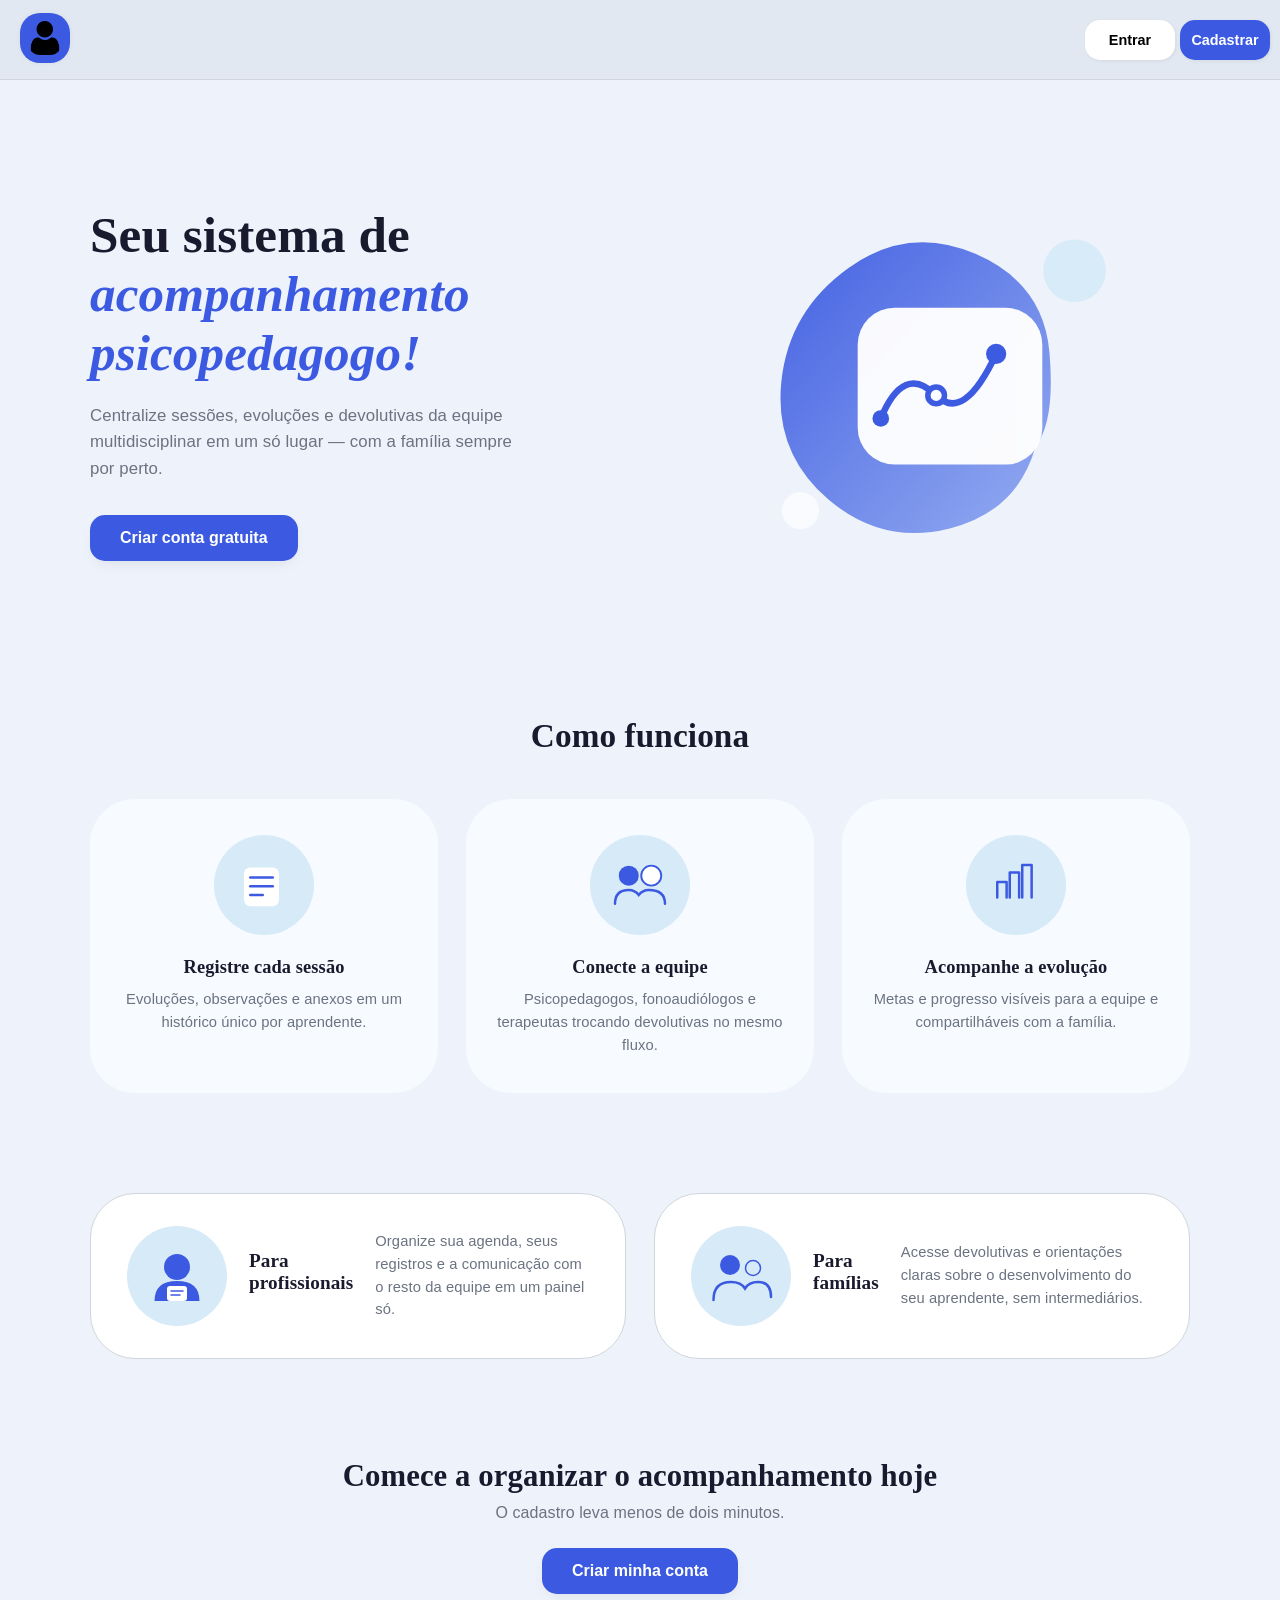
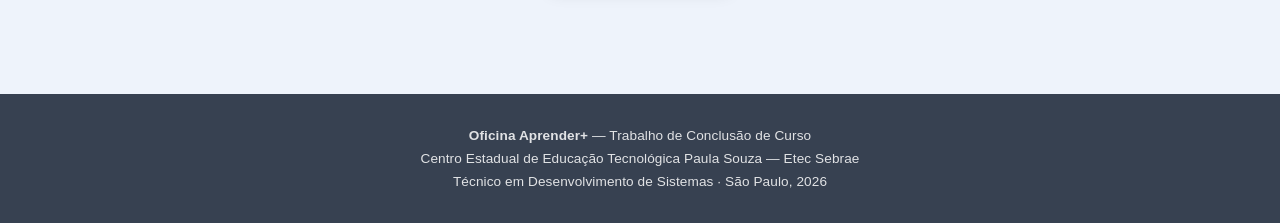
<file: pages/index.html>
<!DOCTYPE html>
<html lang="pt-br">
<head>
    <meta charset="UTF-8">
    <meta name="viewport" content="width=device-width, initial-scale=1.0">
    <title>Página Inicial | OficinaAprender+</title>
    <link rel="stylesheet" href="../assets/css/index.css" type="text/css">
</head>
<body>

    <div class="nav-bar" role="navigation">
        <div class="logo">
            <img src="../assets/icons/user-icon.png" class="logo-img" alt="Logo">
        </div>
        <div class="nav-btns">
            <button class="btn-cadastrar" id="btn-cadastrar">
                <div class="btn-text">Cadastrar</div>
            </button>
            <button class="btn-entrar" id="btn-entrar">
                <div class="btn-text">Entrar</div>
            </button>
        </div>
    </div>

    <div role="main" class="main">
 
        <!-- Hero -->
        <section class="hero">
            <div class="hero-text reveal">
                <h1>Seu sistema de <span class="hero-highlight">acompanhamento psicopedagogo!</span></h1>
                <p>Centralize sessões, evoluções e devolutivas da equipe multidisciplinar em um só lugar — com a família sempre por perto.</p>
                <button class="btn-cta" id="btn-cta-hero">Criar conta gratuita</button>
            </div>
            <div class="hero-art reveal" aria-hidden="true">
                <svg viewBox="0 0 520 480" xmlns="http://www.w3.org/2000/svg">
                    <defs>
                        <linearGradient id="blobGrad1" x1="0%" y1="0%" x2="100%" y2="100%">
                            <stop offset="0%" stop-color="var(--cor-primaria)"/>
                            <stop offset="100%" stop-color="var(--cor-azul-claro)"/>
                        </linearGradient>
                    </defs>
                    <path fill="url(#blobGrad1)" opacity="0.95">
                        <animate attributeName="d" dur="14s" repeatCount="indefinite"
                            values="
                            M353,313Q330,386,255,401Q180,416,124,361Q68,306,80,229Q92,152,160,108Q228,64,300,103Q372,142,373,221Q374,300,353,313Z;
                            M352,300Q345,360,278,392Q211,424,143,392Q75,360,67,283Q59,206,113,150Q167,94,244,98Q321,102,348,160Q375,218,352,300Z;
                            M353,313Q330,386,255,401Q180,416,124,361Q68,306,80,229Q92,152,160,108Q228,64,300,103Q372,142,373,221Q374,300,353,313Z
                            "/>
                    </path>
                    <circle cx="395" cy="120" r="34" fill="var(--cor-card)" opacity="0.9"/>
                    <circle cx="98" cy="380" r="20" fill="var(--cor-branco)" opacity="0.7"/>
                    <g transform="translate(150,150)" opacity="0.97">
                        <rect x="10" y="10" width="200" height="170" rx="40" fill="var(--cor-branco)"/>
                        <path d="M35 130 Q60 70 95 105 Q125 135 160 60" fill="none"
                              stroke="var(--cor-primaria)" stroke-width="7" stroke-linecap="round" stroke-linejoin="round"/>
                        <circle cx="35" cy="130" r="9" fill="var(--cor-primaria)"/>
                        <circle cx="95" cy="105" r="9" fill="var(--cor-branco)" stroke="var(--cor-primaria)" stroke-width="6"/>
                        <circle cx="160" cy="60" r="11" fill="var(--cor-primaria)"/>
                    </g>
                </svg>
            </div>
        </section>
 
        <!-- Como funciona -->
        <section class="how-section">
            <h2 class="reveal">Como funciona</h2>
            <div class="how-grid">
                <article class="how-card reveal">
                    <svg class="how-art" viewBox="0 0 160 140" aria-hidden="true">
                        <rect x="48" y="42" width="56" height="62" rx="10" fill="var(--cor-branco)"/>
                        <line x1="58" y1="58" x2="94" y2="58" stroke="var(--cor-primaria)" stroke-width="4" stroke-linecap="round"/>
                        <line x1="58" y1="72" x2="94" y2="72" stroke="var(--cor-primaria)" stroke-width="4" stroke-linecap="round"/>
                        <line x1="58" y1="86" x2="78" y2="86" stroke="var(--cor-primaria)" stroke-width="4" stroke-linecap="round"/>
                    </svg>
                    <h3>Registre cada sessão</h3>
                    <p>Evoluções, observações e anexos em um histórico único por aprendente.</p>
                </article>
                <article class="how-card reveal">
                    <svg class="how-art" viewBox="0 0 160 140" aria-hidden="true">
                        <circle cx="62" cy="55" r="16" fill="var(--cor-primaria)"/>
                        <circle cx="98" cy="55" r="16" fill="var(--cor-branco)" stroke="var(--cor-primaria)" stroke-width="3"/>
                        <path d="M40 100 Q40 78 62 78 Q72 78 78 86 Q84 78 94 78 Q120 78 120 100"
                              fill="none" stroke="var(--cor-primaria)" stroke-width="4" stroke-linecap="round"/>
                    </svg>
                    <h3>Conecte a equipe</h3>
                    <p>Psicopedagogos, fonoaudiólogos e terapeutas trocando devolutivas no mesmo fluxo.</p>
                </article>
                <article class="how-card reveal">
                    <svg class="how-art" viewBox="0 0 160 140" aria-hidden="true">
                        <path d="M50 90 L50 65 L65 65 L65 90" fill="none" stroke="var(--cor-primaria)" stroke-width="4" stroke-linecap="round" stroke-linejoin="round"/>
                        <path d="M70 90 L70 50 L85 50 L85 90" fill="none" stroke="var(--cor-primaria)" stroke-width="4" stroke-linecap="round" stroke-linejoin="round"/>
                        <path d="M90 90 L90 38 L105 38 L105 90" fill="none" stroke="var(--cor-primaria)" stroke-width="4" stroke-linecap="round" stroke-linejoin="round"/>
                    </svg>
                    <h3>Acompanhe a evolução</h3>
                    <p>Metas e progresso visíveis para a equipe e compartilháveis com a família.</p>
                </article>
            </div>
        </section>
 
        <!-- Para quem é -->
        <section class="who-section">
            <div class="who-card who-prof reveal">
                <svg class="who-art" viewBox="0 0 200 160" aria-hidden="true">
                    <circle cx="100" cy="62" r="26" fill="var(--cor-primaria)"/>
                    <path d="M55 130 Q55 90 100 90 Q145 90 145 130" fill="var(--cor-primaria)"/>
                    <rect x="80" y="100" width="40" height="30" rx="6" fill="var(--cor-branco)"/>
                    <line x1="88" y1="110" x2="112" y2="110" stroke="var(--cor-primaria)" stroke-width="3" stroke-linecap="round"/>
                    <line x1="88" y1="118" x2="106" y2="118" stroke="var(--cor-primaria)" stroke-width="3" stroke-linecap="round"/>
                </svg>
                <h3>Para profissionais</h3>
                <p>Organize sua agenda, seus registros e a comunicação com o resto da equipe em um painel só.</p>
            </div>
            <div class="who-card who-fam reveal">
                <svg class="who-art" viewBox="0 0 200 160" aria-hidden="true">
                    <circle cx="78" cy="58" r="20" fill="var(--cor-primaria)"/>
                    <circle cx="124" cy="64" r="15" fill="var(--cor-card)" stroke="var(--cor-primaria)" stroke-width="3"/>
                    <path d="M45 128 Q45 92 80 92 Q100 92 108 105 Q116 92 134 92 Q160 92 160 122"
                          fill="none" stroke="var(--cor-primaria)" stroke-width="5" stroke-linecap="round"/>
                </svg>
                <h3>Para famílias</h3>
                <p>Acesse devolutivas e orientações claras sobre o desenvolvimento do seu aprendente, sem intermediários.</p>
            </div>
        </section>
 
        <!-- CTA final -->
        <section class="cta-section reveal">
            <h2>Comece a organizar o acompanhamento hoje</h2>
            <p>O cadastro leva menos de dois minutos.</p>
            <button class="btn-cta" id="btn-cta-final">Criar minha conta</button>
        </section>
 
    </div>
 
    <footer>
        <div class="footer-content">
            <p><strong>Oficina Aprender+</strong> — Trabalho de Conclusão de Curso</p>
            <p>Centro Estadual de Educação Tecnológica Paula Souza — Etec Sebrae</p>
            <p>Técnico em Desenvolvimento de Sistemas · São Paulo, 2026</p>
        </div>
    </footer>
 
    <script src="../assets/js/utils.js"></script>
    <script src="../assets/js/index.js"></script>
</body>
</html>
</file>
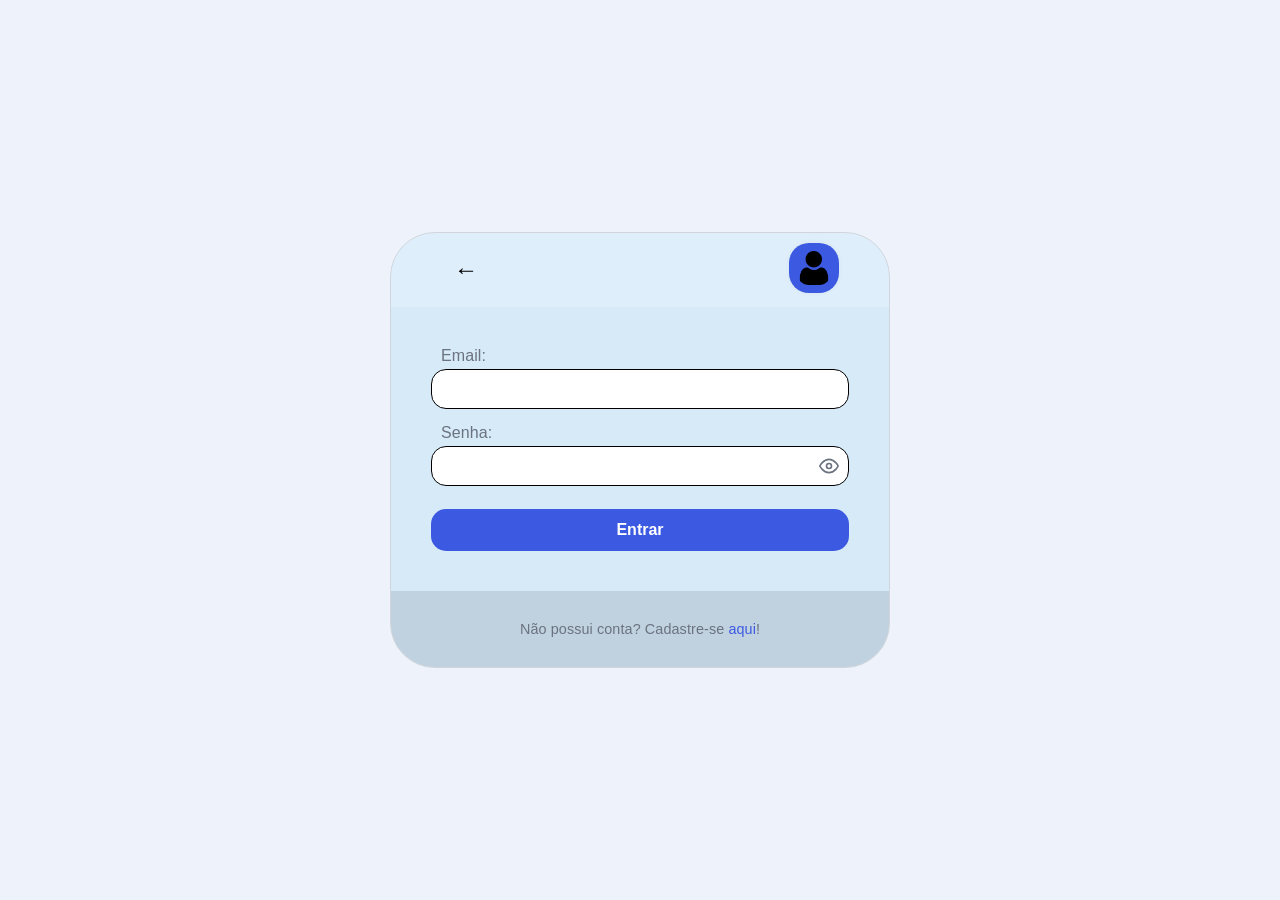
<file: pages/alunos.html>
<!DOCTYPE html>
<html lang="pt-br">
<head>
    <meta charset="UTF-8">
    <meta name="viewport" content="width=device-width, initial-scale=1.0">
    <title>Alunos | OficinaAprender+</title>
    <link rel="stylesheet" href="../assets/css/navbar.css">
</head>
<body>

    <div class="nav-bar" role="navigation">


        <div class="nav-header" role="navigation">
            <div>
                <img src="../assets/icons/user-icon.png" class="logo-img" alt="Logo">
                <svg class="logo-hover-icon" xmlns="http://www.w3.org/2000/svg" width="30" height="30"
                    viewBox="0 0 24 24" fill="none" stroke="currentColor" stroke-width="1.5"
                    stroke-linecap="round" stroke-linejoin="round">
                    <rect x="4.5" y="4.5" width="15" height="15" rx="4"/>
                    <line x1="10" y1="5" x2="10" y2="19"/>
                </svg>
                <h2>Oficina Aprender+</h2>
            </div>
            <button title="Fechar barra lateral" id="btn-barra-lateral">
                <svg xmlns="http://www.w3.org/2000/svg" width="24" height="24" viewBox="0 0 24 24"
                    fill="none" stroke="currentColor" stroke-width="1.5" stroke-linecap="round" stroke-linejoin="round">
                    <rect x="4.5" y="4.5" width="15" height="15" rx="4"/>
                    <line x1="10" y1="5" x2="10" y2="19"/>
                </svg>
            </button>
        </div>
        
        <div class="nav-btns">
            <button id="btn-dashboard">
                <svg xmlns="http://www.w3.org/2000/svg" width="24" height="24" fill="none"
                    stroke="currentColor" stroke-width="2" stroke-linecap="round" stroke-linejoin="round">
                <rect x="4" y="4" width="6" height="6" rx="1"/>
                <rect x="14" y="4" width="6" height="6" rx="1"/>
                <rect x="4" y="14" width="6" height="6" rx="1"/>
                <rect x="14" y="14" width="6" height="6" rx="1"/>
                </svg>
                <div class="btn-text">Dashboard</div>
            </button>
            <button id="btn-alunos" class="nav-btn-active">
                <svg xmlns="http://www.w3.org/2000/svg" width="24" height="24"
                    viewBox="0 0 24 24" fill="none" stroke="currentColor" stroke-width="2"
                    stroke-linecap="round" stroke-linejoin="round">
                    <path d="M17 21v-2a4 4 0 0 0-4-4H7a4 4 0 0 0-4 4v2"/>
                    <circle cx="10" cy="7" r="4"/>
                    <path d="M22 21v-2a4 4 0 0 0-3-3.87"/>
                    <path d="M16 3.13a4 4 0 0 1 0 7.75"/>
                </svg>
                <div class="btn-text">Alunos</div>
            </button>
            <button id="btn-atividades">
                <svg xmlns="http://www.w3.org/2000/svg" width="24" height="24" fill="none"
                    stroke="currentColor" stroke-width="2">
                <circle cx="12" cy="12" r="9"/>
                <circle cx="12" cy="12" r="6"/>
                <circle cx="12" cy="12" r="3"/>
                </svg>
                <div class="btn-text">Atividades</div>
            </button>
            <button id="btn-comunicacao">
                <svg xmlns="http://www.w3.org/2000/svg" width="24" height="24" fill="none"
                    stroke="currentColor" stroke-width="2" stroke-linecap="round" stroke-linejoin="round">
                <path d="M5 5h14v10H9l-4 4V5z"/>
                </svg>
                <div class="btn-text">Comunicação</div>
            </button>
            <button id="btn-relatorios">
                <svg xmlns="http://www.w3.org/2000/svg" width="24" height="24" fill="none"
                    stroke="currentColor" stroke-width="2" stroke-linecap="round" stroke-linejoin="round">
                <path d="M7 3h8l4 4v14H7z"/>
                <path d="M15 3v4h4"/>
                <path d="M10 12h6"/>
                <path d="M10 16h6"/>
                </svg>
                <div class="btn-text">Relatoriós</div>
            </button>
            <button id="btn-conquistas">
                <svg xmlns="http://www.w3.org/2000/svg" width="24" height="24" fill="none"
                    stroke="currentColor" stroke-width="2" stroke-linecap="round" stroke-linejoin="round">
                <circle cx="12" cy="9" r="5"/>
                <path d="M9 14l-1 7 4-2 4 2-1-7"/>
                </svg>
                <div class="btn-text">Conquistas</div>
            </button>
        </div>

        <div class="nav-footer">
            <img class="user-img" id="user-img" src="../assets/icons/user-icon.png">
            <div>
                <h4 class="user-name" id="user-name"> Seu nome </h4>
                <h5 class="user-formacao" id="user-formacao"> Sua formação </h5>
            </div>
            <button id="btn-user-config">
                <svg xmlns="http://www.w3.org/2000/svg" width="24" height="24" viewBox="0 0 24 24" fill="none"
                    stroke="currentColor" stroke-width="2" stroke-linecap="round" stroke-linejoin="round">
                    <circle cx="12" cy="12" r="3"/>
                    <path d="M19.4 15a1.6 1.6 0 0 0 .3 1.8l.1.1a2 2 0 1 1-2.8 2.8l-.1-.1a1.6 1.6 0 0 0-1.8-.3 1.6 1.6 0 0 0-1 1.5V21a2 
                    2 0 1 1-4 0v-.2a1.6 1.6 0 0 0-1-1.5 1.6 1.6 0 0 0-1.8.3l-.1.1a2 2 0 1 1-2.8-2.8l.1-.1a1.6 1.6 0 0 0 .3-1.8 1.6 1.6 
                    0 0 0-1.5-1H3a2 2 0 1 1 0-4h.2a1.6 1.6 0 0 0 1.5-1 1.6 1.6 0 0 0-.3-1.8l-.1-.1a2 2 0 1 1 2.8-2.8l.1.1a1.6 1.6 0 0 0 
                    1.8.3h0a1.6 1.6 0 0 0 1-1.5V3a2 2 0 1 1 4 0v.2a1.6 1.6 0 0 0 1 1.5h0a1.6 1.6 0 0 0 1.8-.3l.1-.1a2 2 0 1 1 
                    2.8 2.8l-.1.1a1.6 1.6 0 0 0-.3 1.8v0a1.6 1.6 0 0 0 1.5 1H21a2 2 0 1 1 0 4h-.2a1.6 1.6 0 0 0-1.5 1z"/>
                </svg>
            </button>
        </div>
    </div>
    <script src="../assets/js/utils.js"></script>
    <script src="../assets/js/navbar.js"></script>
</body>
</html>
</file>
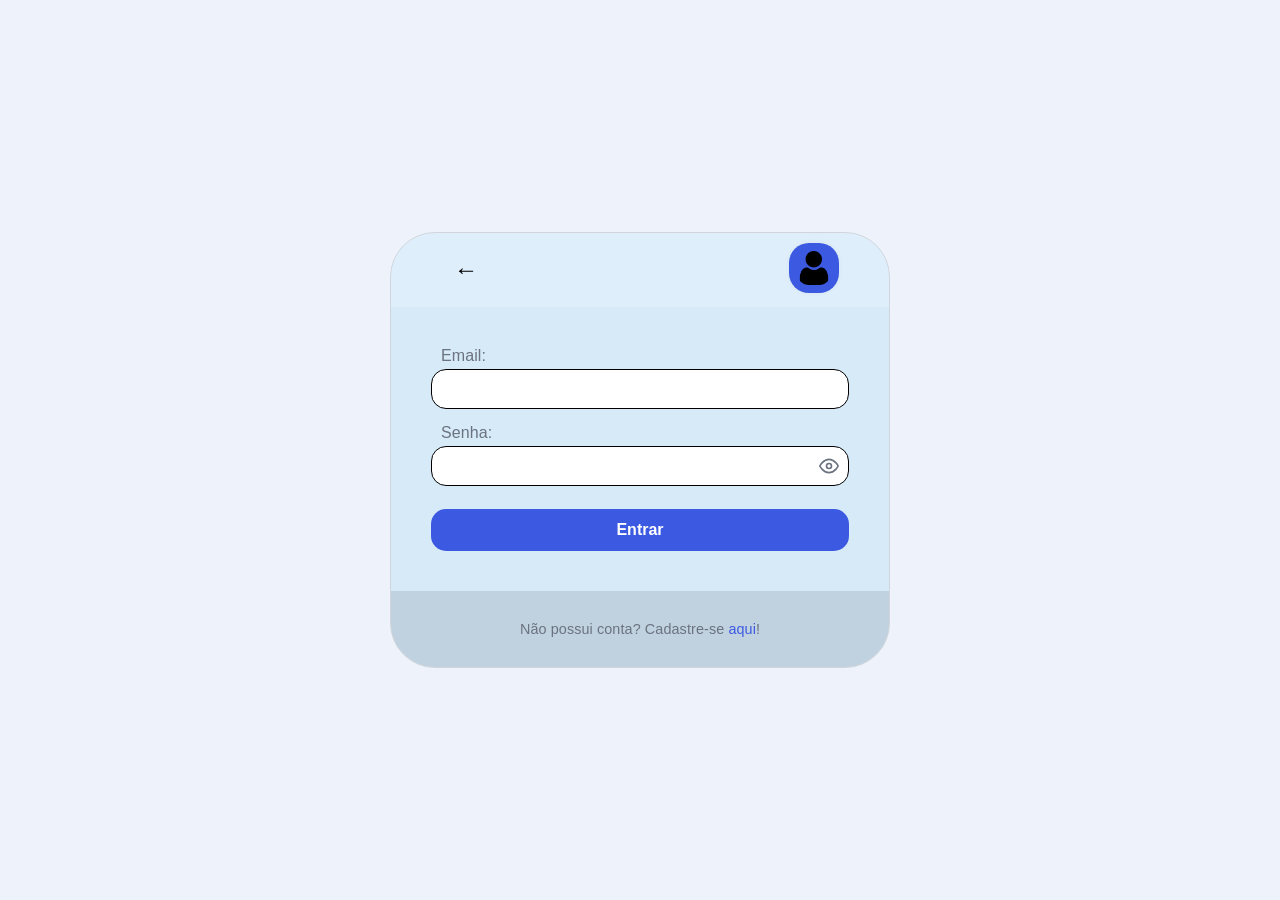
<file: pages/atividades.html>
<!DOCTYPE html>
<html lang="pt-br">
<head>
    <meta charset="UTF-8">
    <meta name="viewport" content="width=device-width, initial-scale=1.0">
    <title>Atividades | OficinaAprender+</title>
    <link rel="stylesheet" href="../assets/css/navbar.css">
</head>
<body>

    <div class="nav-bar" role="navigation">


        <div class="nav-header" role="navigation">
            <div>
                <img src="../assets/icons/user-icon.png" class="logo-img" alt="Logo">
                <svg class="logo-hover-icon" xmlns="http://www.w3.org/2000/svg" width="30" height="30"
                    viewBox="0 0 24 24" fill="none" stroke="currentColor" stroke-width="1.5"
                    stroke-linecap="round" stroke-linejoin="round">
                    <rect x="4.5" y="4.5" width="15" height="15" rx="4"/>
                    <line x1="10" y1="5" x2="10" y2="19"/>
                </svg>
                <h2>Oficina Aprender+</h2>
            </div>
            <button title="Fechar barra lateral" id="btn-barra-lateral">
                <svg xmlns="http://www.w3.org/2000/svg" width="24" height="24" viewBox="0 0 24 24"
                    fill="none" stroke="currentColor" stroke-width="1.5" stroke-linecap="round" stroke-linejoin="round">
                    <rect x="4.5" y="4.5" width="15" height="15" rx="4"/>
                    <line x1="10" y1="5" x2="10" y2="19"/>
                </svg>
            </button>
        </div>
        
        <div class="nav-btns">
            <button id="btn-dashboard">
                <svg xmlns="http://www.w3.org/2000/svg" width="24" height="24" fill="none"
                    stroke="currentColor" stroke-width="2" stroke-linecap="round" stroke-linejoin="round">
                <rect x="4" y="4" width="6" height="6" rx="1"/>
                <rect x="14" y="4" width="6" height="6" rx="1"/>
                <rect x="4" y="14" width="6" height="6" rx="1"/>
                <rect x="14" y="14" width="6" height="6" rx="1"/>
                </svg>
                <div class="btn-text">Dashboard</div>
            </button>
            <button id="btn-alunos">
                <svg xmlns="http://www.w3.org/2000/svg" width="24" height="24"
                    viewBox="0 0 24 24" fill="none" stroke="currentColor" stroke-width="2"
                    stroke-linecap="round" stroke-linejoin="round">
                    <path d="M17 21v-2a4 4 0 0 0-4-4H7a4 4 0 0 0-4 4v2"/>
                    <circle cx="10" cy="7" r="4"/>
                    <path d="M22 21v-2a4 4 0 0 0-3-3.87"/>
                    <path d="M16 3.13a4 4 0 0 1 0 7.75"/>
                </svg>
                <div class="btn-text">Alunos</div>
            </button>
            <button id="btn-atividades" class="nav-btn-active">
                <svg xmlns="http://www.w3.org/2000/svg" width="24" height="24" fill="none"
                    stroke="currentColor" stroke-width="2">
                <circle cx="12" cy="12" r="9"/>
                <circle cx="12" cy="12" r="6"/>
                <circle cx="12" cy="12" r="3"/>
                </svg>
                <div class="btn-text">Atividades</div>
            </button>
            <button id="btn-comunicacao">
                <svg xmlns="http://www.w3.org/2000/svg" width="24" height="24" fill="none"
                    stroke="currentColor" stroke-width="2" stroke-linecap="round" stroke-linejoin="round">
                <path d="M5 5h14v10H9l-4 4V5z"/>
                </svg>
                <div class="btn-text">Comunicação</div>
            </button>
            <button id="btn-relatorios">
                <svg xmlns="http://www.w3.org/2000/svg" width="24" height="24" fill="none"
                    stroke="currentColor" stroke-width="2" stroke-linecap="round" stroke-linejoin="round">
                <path d="M7 3h8l4 4v14H7z"/>
                <path d="M15 3v4h4"/>
                <path d="M10 12h6"/>
                <path d="M10 16h6"/>
                </svg>
                <div class="btn-text">Relatoriós</div>
            </button>
            <button id="btn-conquistas">
                <svg xmlns="http://www.w3.org/2000/svg" width="24" height="24" fill="none"
                    stroke="currentColor" stroke-width="2" stroke-linecap="round" stroke-linejoin="round">
                <circle cx="12" cy="9" r="5"/>
                <path d="M9 14l-1 7 4-2 4 2-1-7"/>
                </svg>
                <div class="btn-text">Conquistas</div>
            </button>
        </div>

        <div class="nav-footer">
            <img class="user-img" id="user-img" src="../assets/icons/user-icon.png">
            <div>
                <h4 class="user-name" id="user-name"> Seu nome </h4>
                <h5 class="user-formacao" id="user-formacao"> Sua formação </h5>
            </div>
            <button id="btn-user-config">
                <svg xmlns="http://www.w3.org/2000/svg" width="24" height="24" viewBox="0 0 24 24" fill="none"
                    stroke="currentColor" stroke-width="2" stroke-linecap="round" stroke-linejoin="round">
                    <circle cx="12" cy="12" r="3"/>
                    <path d="M19.4 15a1.6 1.6 0 0 0 .3 1.8l.1.1a2 2 0 1 1-2.8 2.8l-.1-.1a1.6 1.6 0 0 0-1.8-.3 1.6 1.6 0 0 0-1 1.5V21a2 
                    2 0 1 1-4 0v-.2a1.6 1.6 0 0 0-1-1.5 1.6 1.6 0 0 0-1.8.3l-.1.1a2 2 0 1 1-2.8-2.8l.1-.1a1.6 1.6 0 0 0 .3-1.8 1.6 1.6 
                    0 0 0-1.5-1H3a2 2 0 1 1 0-4h.2a1.6 1.6 0 0 0 1.5-1 1.6 1.6 0 0 0-.3-1.8l-.1-.1a2 2 0 1 1 2.8-2.8l.1.1a1.6 1.6 0 0 0 
                    1.8.3h0a1.6 1.6 0 0 0 1-1.5V3a2 2 0 1 1 4 0v.2a1.6 1.6 0 0 0 1 1.5h0a1.6 1.6 0 0 0 1.8-.3l.1-.1a2 2 0 1 1 
                    2.8 2.8l-.1.1a1.6 1.6 0 0 0-.3 1.8v0a1.6 1.6 0 0 0 1.5 1H21a2 2 0 1 1 0 4h-.2a1.6 1.6 0 0 0-1.5 1z"/>
                </svg>
            </button>
        </div>
    </div>
    <script src="../assets/js/utils.js"></script>
    <script src="../assets/js/navbar.js"></script>
</body>
</html>
</file>
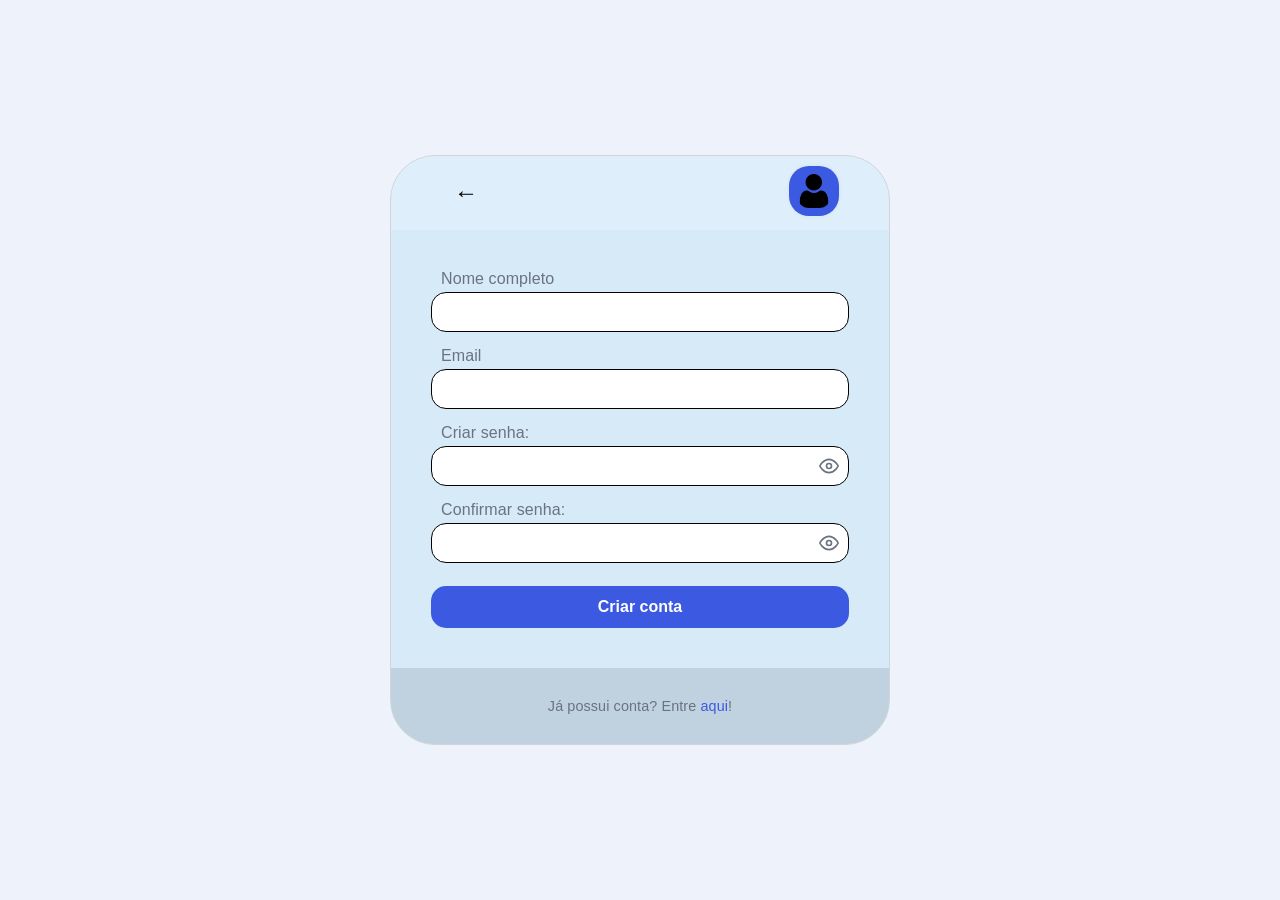
<file: pages/cadastro.html>
<!DOCTYPE html>
<html lang="pt-br">
<head>
  <meta charset="UTF-8">
  <meta name="viewport" content="width=device-width, initial-scale=1.0">
  <title>Cadastrar | OficinaAprender+</title>
  <link rel="stylesheet" href="../assets/css/cadastro.css" type="text/css">
</head>
<body>

  <div class="card" role="main">
    <div class="card-header">
      <button type="button" id="btn-voltar" class="btn-voltar" aria-label="Voltar">
        &leftarrow;
      </button>
      <div class="logo">
        <img src="../assets/icons/user-icon.png" class="logo-img" alt="Logo">
      </div>
    </div>

    <form id="form-cadastro" novalidate>
      <div class="campo">
        <label for="nome">Nome completo</label>
        <input type="text" name="nome" id="nome">
      </div>

      <div class="campo">
        <label for="email">Email</label>
        <input type="email" name="email" id="email">
      </div>

      <div class="campo">
        <label for="senha">Criar senha:</label>
        <div class="input-senha">
          <input type="password" name="senha" id="senha">
          <button type="button" class="toggle-senha" id="toggle-senha"></button>
        </div>
      </div>

      <div class="campo">
        <label for="confirm-senha">Confirmar senha:</label>
        <div class="input-senha">
          <input type="password" name="confirm-senha" id="confirm-senha">
          <button type="button" class="toggle-senha" id="toggle-confirm-senha"></button>
        </div>
      </div>

      <div class="forca-senha">
          <div class="barra">
            <div class="progresso"></div>
          </div>

          <span class="texto-forca">Digite uma senha</span>
      </div>

      <div class="erro">Erro</div>
      <button type="submit" class="btn-cadastrar" id="btn-cadastrar">Criar conta</button>
    </form>

    <div class="card-footer">
      Já possui conta? Entre <a href="login.html">aqui</a>!
    </div>
  </div>

  <script src="../assets/js/utils.js"></script>
  <script src="../assets/js/cadastro.js"></script>
</body>
</html>
</file>
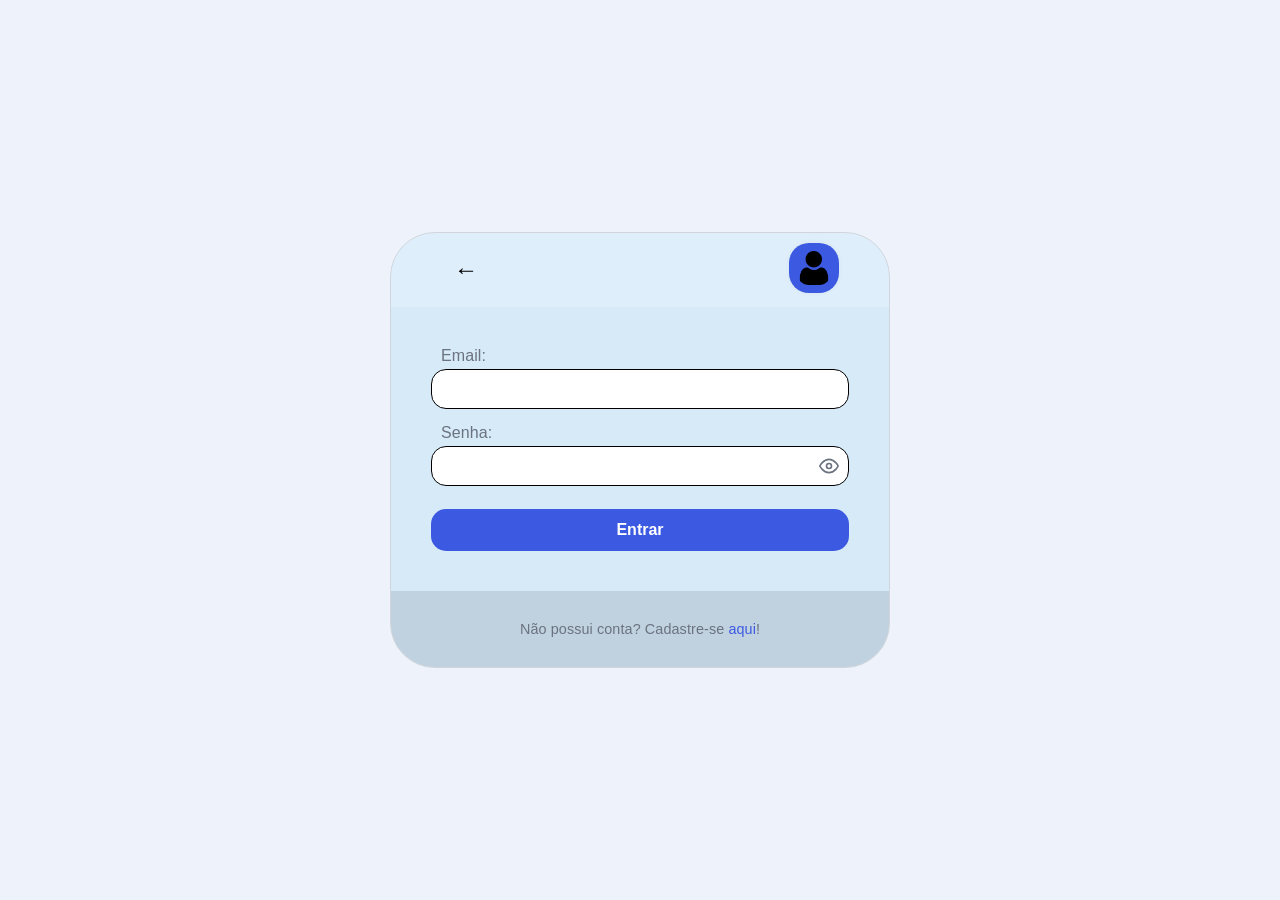
<file: pages/comunicacao.html>
<!DOCTYPE html>
<html lang="pt-br">
<head>
    <meta charset="UTF-8">
    <meta name="viewport" content="width=device-width, initial-scale=1.0">
    <title>Comunicação | OficinaAprender+</title>
    <link rel="stylesheet" href="../assets/css/navbar.css">
</head>
<body>

    <div class="nav-bar" role="navigation">


        <div class="nav-header" role="navigation">
            <div>
                <img src="../assets/icons/user-icon.png" class="logo-img" alt="Logo">
                <svg class="logo-hover-icon" xmlns="http://www.w3.org/2000/svg" width="30" height="30"
                    viewBox="0 0 24 24" fill="none" stroke="currentColor" stroke-width="1.5"
                    stroke-linecap="round" stroke-linejoin="round">
                    <rect x="4.5" y="4.5" width="15" height="15" rx="4"/>
                    <line x1="10" y1="5" x2="10" y2="19"/>
                </svg>
                <h2>Oficina Aprender+</h2>
            </div>
            <button title="Fechar barra lateral" id="btn-barra-lateral">
                <svg xmlns="http://www.w3.org/2000/svg" width="24" height="24" viewBox="0 0 24 24"
                    fill="none" stroke="currentColor" stroke-width="1.5" stroke-linecap="round" stroke-linejoin="round">
                    <rect x="4.5" y="4.5" width="15" height="15" rx="4"/>
                    <line x1="10" y1="5" x2="10" y2="19"/>
                </svg>
            </button>
        </div>
        
        <div class="nav-btns">
            <button id="btn-dashboard">
                <svg xmlns="http://www.w3.org/2000/svg" width="24" height="24" fill="none"
                    stroke="currentColor" stroke-width="2" stroke-linecap="round" stroke-linejoin="round">
                <rect x="4" y="4" width="6" height="6" rx="1"/>
                <rect x="14" y="4" width="6" height="6" rx="1"/>
                <rect x="4" y="14" width="6" height="6" rx="1"/>
                <rect x="14" y="14" width="6" height="6" rx="1"/>
                </svg>
                <div class="btn-text">Dashboard</div>
            </button>
            <button id="btn-alunos">
                <svg xmlns="http://www.w3.org/2000/svg" width="24" height="24"
                    viewBox="0 0 24 24" fill="none" stroke="currentColor" stroke-width="2"
                    stroke-linecap="round" stroke-linejoin="round">
                    <path d="M17 21v-2a4 4 0 0 0-4-4H7a4 4 0 0 0-4 4v2"/>
                    <circle cx="10" cy="7" r="4"/>
                    <path d="M22 21v-2a4 4 0 0 0-3-3.87"/>
                    <path d="M16 3.13a4 4 0 0 1 0 7.75"/>
                </svg>
                <div class="btn-text">Alunos</div>
            </button>
            <button id="btn-atividades">
                <svg xmlns="http://www.w3.org/2000/svg" width="24" height="24" fill="none"
                    stroke="currentColor" stroke-width="2">
                <circle cx="12" cy="12" r="9"/>
                <circle cx="12" cy="12" r="6"/>
                <circle cx="12" cy="12" r="3"/>
                </svg>
                <div class="btn-text">Atividades</div>
            </button>
            <button id="btn-comunicacao" class="nav-btn-active">
                <svg xmlns="http://www.w3.org/2000/svg" width="24" height="24" fill="none"
                    stroke="currentColor" stroke-width="2" stroke-linecap="round" stroke-linejoin="round">
                <path d="M5 5h14v10H9l-4 4V5z"/>
                </svg>
                <div class="btn-text">Comunicação</div>
            </button>
            <button id="btn-relatorios">
                <svg xmlns="http://www.w3.org/2000/svg" width="24" height="24" fill="none"
                    stroke="currentColor" stroke-width="2" stroke-linecap="round" stroke-linejoin="round">
                <path d="M7 3h8l4 4v14H7z"/>
                <path d="M15 3v4h4"/>
                <path d="M10 12h6"/>
                <path d="M10 16h6"/>
                </svg>
                <div class="btn-text">Relatoriós</div>
            </button>
            <button id="btn-conquistas">
                <svg xmlns="http://www.w3.org/2000/svg" width="24" height="24" fill="none"
                    stroke="currentColor" stroke-width="2" stroke-linecap="round" stroke-linejoin="round">
                <circle cx="12" cy="9" r="5"/>
                <path d="M9 14l-1 7 4-2 4 2-1-7"/>
                </svg>
                <div class="btn-text">Conquistas</div>
            </button>
        </div>

        <div class="nav-footer">
            <img class="user-img" id="user-img" src="../assets/icons/user-icon.png">
            <div>
                <h4 class="user-name" id="user-name"> Seu nome </h4>
                <h5 class="user-formacao" id="user-formacao"> Sua formação </h5>
            </div>
            <button id="btn-user-config">
                <svg xmlns="http://www.w3.org/2000/svg" width="24" height="24" viewBox="0 0 24 24" fill="none"
                    stroke="currentColor" stroke-width="2" stroke-linecap="round" stroke-linejoin="round">
                    <circle cx="12" cy="12" r="3"/>
                    <path d="M19.4 15a1.6 1.6 0 0 0 .3 1.8l.1.1a2 2 0 1 1-2.8 2.8l-.1-.1a1.6 1.6 0 0 0-1.8-.3 1.6 1.6 0 0 0-1 1.5V21a2 
                    2 0 1 1-4 0v-.2a1.6 1.6 0 0 0-1-1.5 1.6 1.6 0 0 0-1.8.3l-.1.1a2 2 0 1 1-2.8-2.8l.1-.1a1.6 1.6 0 0 0 .3-1.8 1.6 1.6 
                    0 0 0-1.5-1H3a2 2 0 1 1 0-4h.2a1.6 1.6 0 0 0 1.5-1 1.6 1.6 0 0 0-.3-1.8l-.1-.1a2 2 0 1 1 2.8-2.8l.1.1a1.6 1.6 0 0 0 
                    1.8.3h0a1.6 1.6 0 0 0 1-1.5V3a2 2 0 1 1 4 0v.2a1.6 1.6 0 0 0 1 1.5h0a1.6 1.6 0 0 0 1.8-.3l.1-.1a2 2 0 1 1 
                    2.8 2.8l-.1.1a1.6 1.6 0 0 0-.3 1.8v0a1.6 1.6 0 0 0 1.5 1H21a2 2 0 1 1 0 4h-.2a1.6 1.6 0 0 0-1.5 1z"/>
                </svg>
            </button>
        </div>
    </div>
    <script src="../assets/js/utils.js"></script>
    <script src="../assets/js/navbar.js"></script>
</body>
</html>
</file>
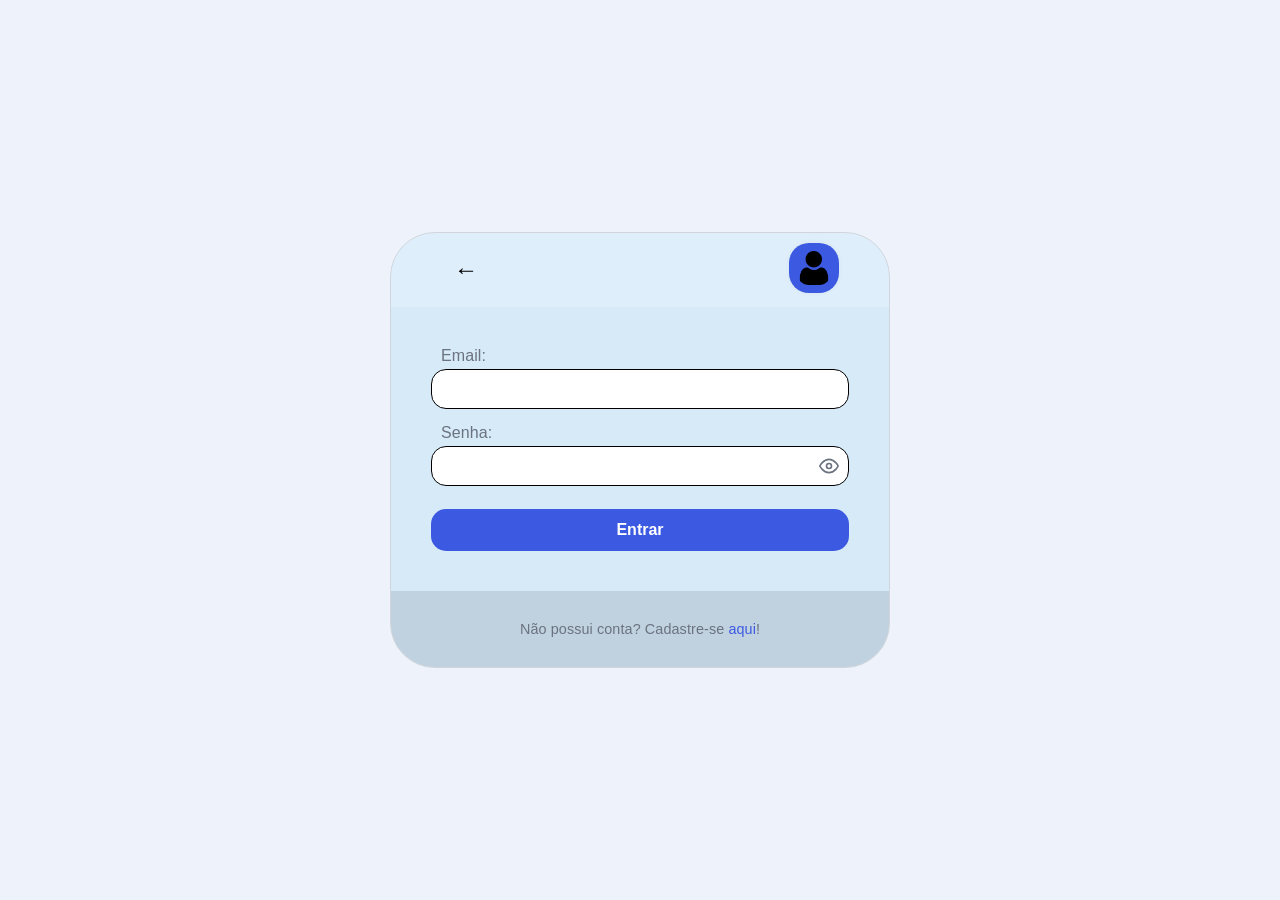
<file: pages/conquistas.html>
<!DOCTYPE html>
<html lang="pt-br">
<head>
    <meta charset="UTF-8">
    <meta name="viewport" content="width=device-width, initial-scale=1.0">
    <title>Conquistas | OficinaAprender+</title>
    <link rel="stylesheet" href="../assets/css/navbar.css">
</head>
<body>

    <div class="nav-bar" role="navigation">


        <div class="nav-header" role="navigation">
            <div>
                <img src="../assets/icons/user-icon.png" class="logo-img" alt="Logo">
                <svg class="logo-hover-icon" xmlns="http://www.w3.org/2000/svg" width="30" height="30"
                    viewBox="0 0 24 24" fill="none" stroke="currentColor" stroke-width="1.5"
                    stroke-linecap="round" stroke-linejoin="round">
                    <rect x="4.5" y="4.5" width="15" height="15" rx="4"/>
                    <line x1="10" y1="5" x2="10" y2="19"/>
                </svg>
                <h2>Oficina Aprender+</h2>
            </div>
            <button title="Fechar barra lateral" id="btn-barra-lateral">
                <svg xmlns="http://www.w3.org/2000/svg" width="24" height="24" viewBox="0 0 24 24"
                    fill="none" stroke="currentColor" stroke-width="1.5" stroke-linecap="round" stroke-linejoin="round">
                    <rect x="4.5" y="4.5" width="15" height="15" rx="4"/>
                    <line x1="10" y1="5" x2="10" y2="19"/>
                </svg>
            </button>
        </div>
        
        <div class="nav-btns">
            <button id="btn-dashboard">
                <svg xmlns="http://www.w3.org/2000/svg" width="24" height="24" fill="none"
                    stroke="currentColor" stroke-width="2" stroke-linecap="round" stroke-linejoin="round">
                <rect x="4" y="4" width="6" height="6" rx="1"/>
                <rect x="14" y="4" width="6" height="6" rx="1"/>
                <rect x="4" y="14" width="6" height="6" rx="1"/>
                <rect x="14" y="14" width="6" height="6" rx="1"/>
                </svg>
                <div class="btn-text">Dashboard</div>
            </button>
            <button id="btn-alunos">
                <svg xmlns="http://www.w3.org/2000/svg" width="24" height="24"
                    viewBox="0 0 24 24" fill="none" stroke="currentColor" stroke-width="2"
                    stroke-linecap="round" stroke-linejoin="round">
                    <path d="M17 21v-2a4 4 0 0 0-4-4H7a4 4 0 0 0-4 4v2"/>
                    <circle cx="10" cy="7" r="4"/>
                    <path d="M22 21v-2a4 4 0 0 0-3-3.87"/>
                    <path d="M16 3.13a4 4 0 0 1 0 7.75"/>
                </svg>
                <div class="btn-text">Alunos</div>
            </button>
            <button id="btn-atividades">
                <svg xmlns="http://www.w3.org/2000/svg" width="24" height="24" fill="none"
                    stroke="currentColor" stroke-width="2">
                <circle cx="12" cy="12" r="9"/>
                <circle cx="12" cy="12" r="6"/>
                <circle cx="12" cy="12" r="3"/>
                </svg>
                <div class="btn-text">Atividades</div>
            </button>
            <button id="btn-comunicacao">
                <svg xmlns="http://www.w3.org/2000/svg" width="24" height="24" fill="none"
                    stroke="currentColor" stroke-width="2" stroke-linecap="round" stroke-linejoin="round">
                <path d="M5 5h14v10H9l-4 4V5z"/>
                </svg>
                <div class="btn-text">Comunicação</div>
            </button>
            <button id="btn-relatorios">
                <svg xmlns="http://www.w3.org/2000/svg" width="24" height="24" fill="none"
                    stroke="currentColor" stroke-width="2" stroke-linecap="round" stroke-linejoin="round">
                <path d="M7 3h8l4 4v14H7z"/>
                <path d="M15 3v4h4"/>
                <path d="M10 12h6"/>
                <path d="M10 16h6"/>
                </svg>
                <div class="btn-text">Relatoriós</div>
            </button>
            <button id="btn-conquistas" class="nav-btn-active">
                <svg xmlns="http://www.w3.org/2000/svg" width="24" height="24" fill="none"
                    stroke="currentColor" stroke-width="2" stroke-linecap="round" stroke-linejoin="round">
                <circle cx="12" cy="9" r="5"/>
                <path d="M9 14l-1 7 4-2 4 2-1-7"/>
                </svg>
                <div class="btn-text">Conquistas</div>
            </button>
        </div>

        <div class="nav-footer">
            <img class="user-img" id="user-img" src="../assets/icons/user-icon.png">
            <div>
                <h4 class="user-name" id="user-name"> Seu nome </h4>
                <h5 class="user-formacao" id="user-formacao"> Sua formação </h5>
            </div>
            <button id="btn-user-config">
                <svg xmlns="http://www.w3.org/2000/svg" width="24" height="24" viewBox="0 0 24 24" fill="none"
                    stroke="currentColor" stroke-width="2" stroke-linecap="round" stroke-linejoin="round">
                    <circle cx="12" cy="12" r="3"/>
                    <path d="M19.4 15a1.6 1.6 0 0 0 .3 1.8l.1.1a2 2 0 1 1-2.8 2.8l-.1-.1a1.6 1.6 0 0 0-1.8-.3 1.6 1.6 0 0 0-1 1.5V21a2 
                    2 0 1 1-4 0v-.2a1.6 1.6 0 0 0-1-1.5 1.6 1.6 0 0 0-1.8.3l-.1.1a2 2 0 1 1-2.8-2.8l.1-.1a1.6 1.6 0 0 0 .3-1.8 1.6 1.6 
                    0 0 0-1.5-1H3a2 2 0 1 1 0-4h.2a1.6 1.6 0 0 0 1.5-1 1.6 1.6 0 0 0-.3-1.8l-.1-.1a2 2 0 1 1 2.8-2.8l.1.1a1.6 1.6 0 0 0 
                    1.8.3h0a1.6 1.6 0 0 0 1-1.5V3a2 2 0 1 1 4 0v.2a1.6 1.6 0 0 0 1 1.5h0a1.6 1.6 0 0 0 1.8-.3l.1-.1a2 2 0 1 1 
                    2.8 2.8l-.1.1a1.6 1.6 0 0 0-.3 1.8v0a1.6 1.6 0 0 0 1.5 1H21a2 2 0 1 1 0 4h-.2a1.6 1.6 0 0 0-1.5 1z"/>
                </svg>
            </button>
        </div>
    </div>
    <script src="../assets/js/utils.js"></script>
    <script src="../assets/js/navbar.js"></script>
</body>
</html>
</file>
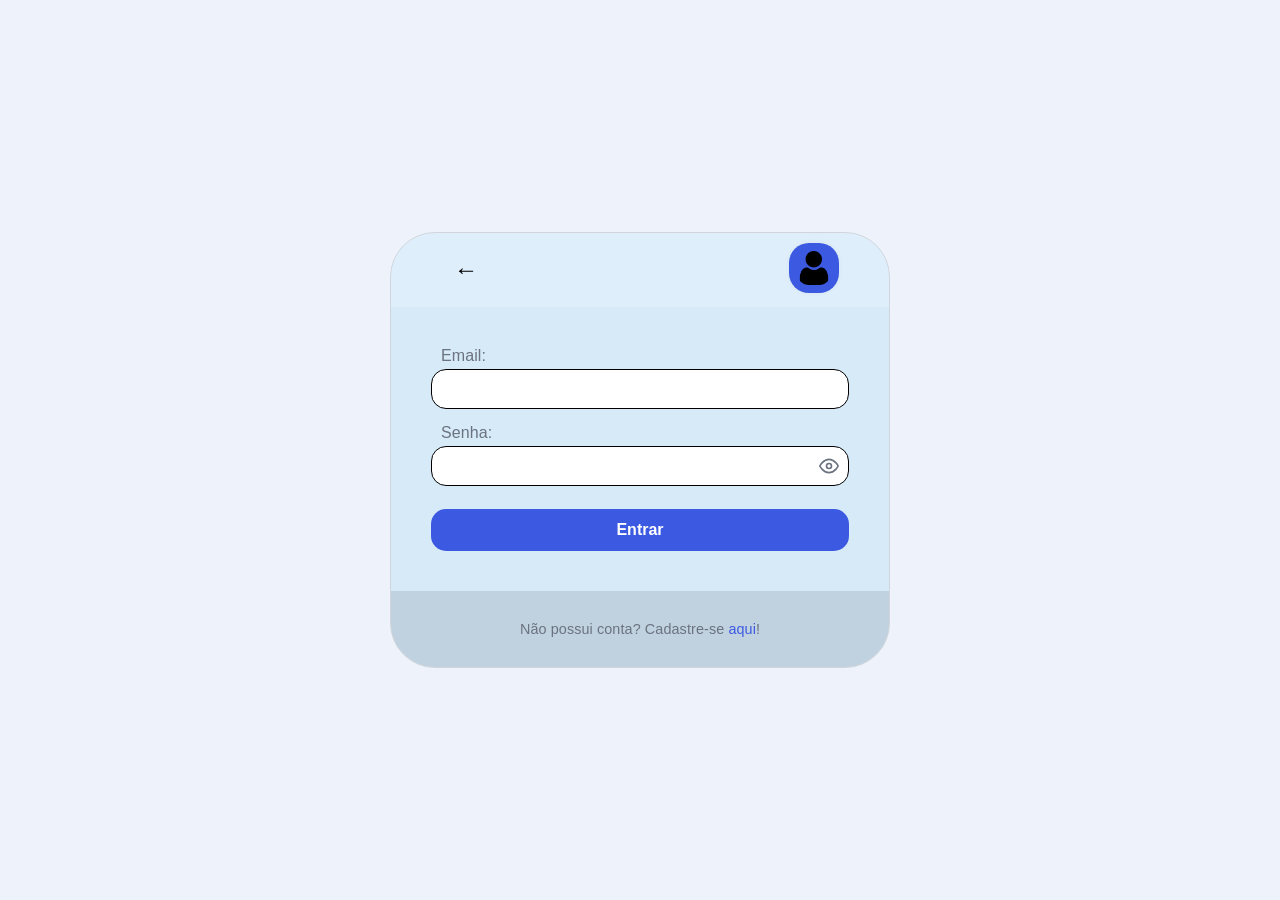
<file: pages/login.html>
<!DOCTYPE html>
<html lang="pt-br">
<head>
  <meta charset="UTF-8">
  <meta name="viewport" content="width=device-width, initial-scale=1.0">
  <title>Entrar | OficinaAprender+</title>
  <link rel="stylesheet" href="../assets/css/login.css">
</head>
<body>

  <div class="card" role="main">
    <div class="card-header">
      <button type="button" id="btn-voltar" class="btn-voltar" aria-label="Voltar">
        &leftarrow;
      </button>
      <div class="logo">
        <img src="../assets/icons/user-icon.png" class="logo-img" alt="Logo">
      </div>
    </div>

    <form id="form-login" novalidate>
      <div class="campo">
        <label for="email">Email:</label>
        <input type="email" name="email" id="email">
      </div>
      
      <div class="campo">
        <label for="senha">Senha:</label>
        <div class="input-senha">
          <input type="password" name="senha" id="senha">
          <button type="button" class="toggle-senha" id="toggle-senha"></button>
        </div>
      </div>

      <div class="erro">Erro</div>
      <button type="submit" class="btn-entrar" id="btn-entrar">Entrar</button>
    </form>
    
    <div class="card-footer">
      Não possui conta? Cadastre-se <a href="cadastro.html">aqui</a>!
    </div>
  </div>

  <script src="../assets/js/utils.js"></script>
  <script src="../assets/js/login.js"></script>
</body>
</html>
</file>
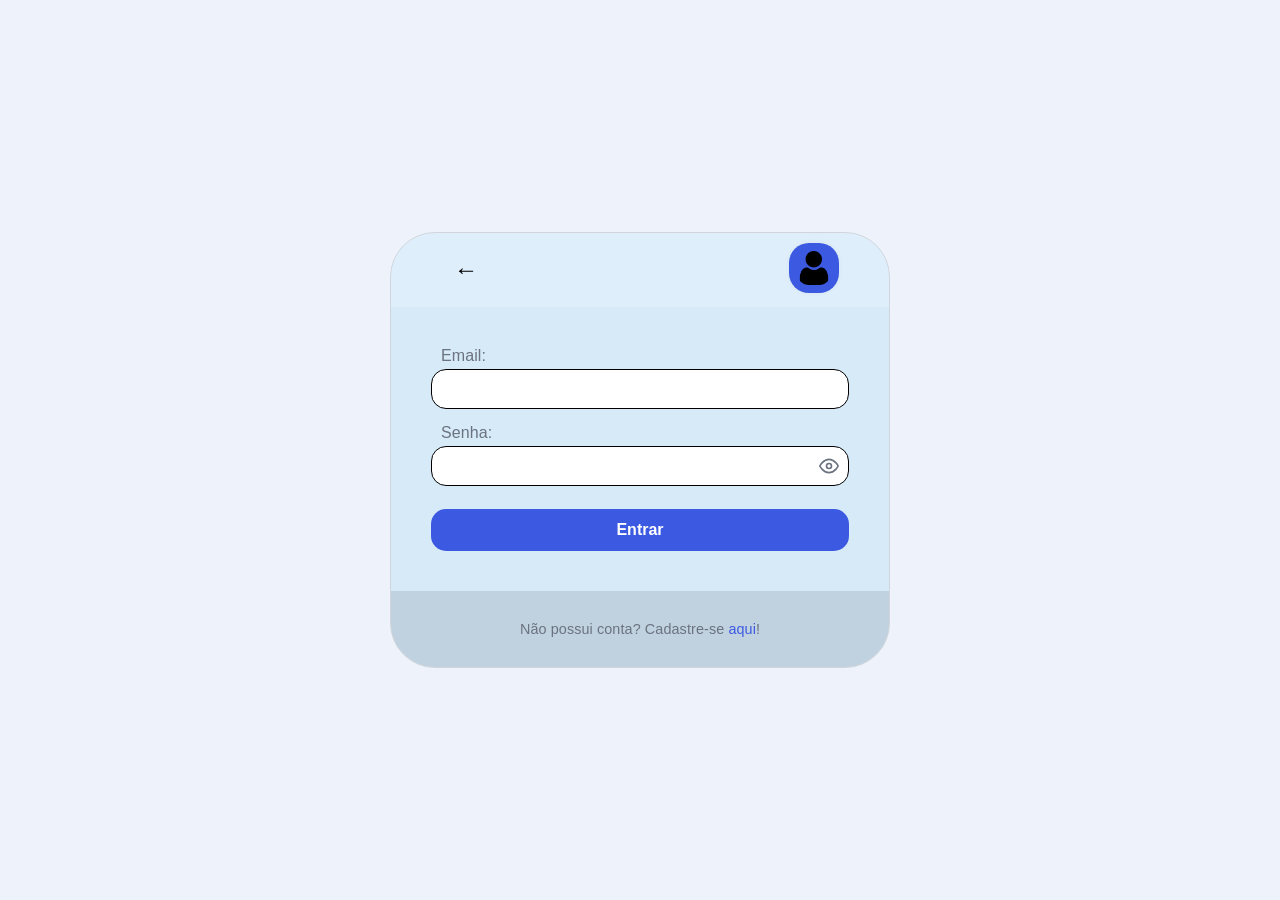
<file: pages/relatorios.html>
<!DOCTYPE html>
<html lang="pt-br">
<head>
    <meta charset="UTF-8">
    <meta name="viewport" content="width=device-width, initial-scale=1.0">
    <title>Relatórios | OficinaAprender+</title>
    <link rel="stylesheet" href="../assets/css/navbar.css">
</head>
<body>

    <div class="nav-bar" role="navigation">


        <div class="nav-header" role="navigation">
            <div>
                <img src="../assets/icons/user-icon.png" class="logo-img" alt="Logo">
                <svg class="logo-hover-icon" xmlns="http://www.w3.org/2000/svg" width="30" height="30"
                    viewBox="0 0 24 24" fill="none" stroke="currentColor" stroke-width="1.5"
                    stroke-linecap="round" stroke-linejoin="round">
                    <rect x="4.5" y="4.5" width="15" height="15" rx="4"/>
                    <line x1="10" y1="5" x2="10" y2="19"/>
                </svg>
                <h2>Oficina Aprender+</h2>
            </div>
            <button title="Fechar barra lateral" id="btn-barra-lateral">
                <svg xmlns="http://www.w3.org/2000/svg" width="24" height="24" viewBox="0 0 24 24"
                    fill="none" stroke="currentColor" stroke-width="1.5" stroke-linecap="round" stroke-linejoin="round">
                    <rect x="4.5" y="4.5" width="15" height="15" rx="4"/>
                    <line x1="10" y1="5" x2="10" y2="19"/>
                </svg>
            </button>
        </div>
        
        <div class="nav-btns">
            <button id="btn-dashboard">
                <svg xmlns="http://www.w3.org/2000/svg" width="24" height="24" fill="none"
                    stroke="currentColor" stroke-width="2" stroke-linecap="round" stroke-linejoin="round">
                <rect x="4" y="4" width="6" height="6" rx="1"/>
                <rect x="14" y="4" width="6" height="6" rx="1"/>
                <rect x="4" y="14" width="6" height="6" rx="1"/>
                <rect x="14" y="14" width="6" height="6" rx="1"/>
                </svg>
                <div class="btn-text">Dashboard</div>
            </button>
            <button id="btn-alunos">
                <svg xmlns="http://www.w3.org/2000/svg" width="24" height="24"
                    viewBox="0 0 24 24" fill="none" stroke="currentColor" stroke-width="2"
                    stroke-linecap="round" stroke-linejoin="round">
                    <path d="M17 21v-2a4 4 0 0 0-4-4H7a4 4 0 0 0-4 4v2"/>
                    <circle cx="10" cy="7" r="4"/>
                    <path d="M22 21v-2a4 4 0 0 0-3-3.87"/>
                    <path d="M16 3.13a4 4 0 0 1 0 7.75"/>
                </svg>
                <div class="btn-text">Alunos</div>
            </button>
            <button id="btn-atividades">
                <svg xmlns="http://www.w3.org/2000/svg" width="24" height="24" fill="none"
                    stroke="currentColor" stroke-width="2">
                <circle cx="12" cy="12" r="9"/>
                <circle cx="12" cy="12" r="6"/>
                <circle cx="12" cy="12" r="3"/>
                </svg>
                <div class="btn-text">Atividades</div>
            </button>
            <button id="btn-comunicacao">
                <svg xmlns="http://www.w3.org/2000/svg" width="24" height="24" fill="none"
                    stroke="currentColor" stroke-width="2" stroke-linecap="round" stroke-linejoin="round">
                <path d="M5 5h14v10H9l-4 4V5z"/>
                </svg>
                <div class="btn-text">Comunicação</div>
            </button>
            <button id="btn-relatorios" class="nav-btn-active">
                <svg xmlns="http://www.w3.org/2000/svg" width="24" height="24" fill="none"
                    stroke="currentColor" stroke-width="2" stroke-linecap="round" stroke-linejoin="round">
                <path d="M7 3h8l4 4v14H7z"/>
                <path d="M15 3v4h4"/>
                <path d="M10 12h6"/>
                <path d="M10 16h6"/>
                </svg>
                <div class="btn-text">Relatoriós</div>
            </button>
            <button id="btn-conquistas">
                <svg xmlns="http://www.w3.org/2000/svg" width="24" height="24" fill="none"
                    stroke="currentColor" stroke-width="2" stroke-linecap="round" stroke-linejoin="round">
                <circle cx="12" cy="9" r="5"/>
                <path d="M9 14l-1 7 4-2 4 2-1-7"/>
                </svg>
                <div class="btn-text">Conquistas</div>
            </button>
        </div>

        <div class="nav-footer">
            <img class="user-img" id="user-img" src="../assets/icons/user-icon.png">
            <div>
                <h4 class="user-name" id="user-name"> Seu nome </h4>
                <h5 class="user-formacao" id="user-formacao"> Sua formação </h5>
            </div>
            <button id="btn-user-config">
                <svg xmlns="http://www.w3.org/2000/svg" width="24" height="24" viewBox="0 0 24 24" fill="none"
                    stroke="currentColor" stroke-width="2" stroke-linecap="round" stroke-linejoin="round">
                    <circle cx="12" cy="12" r="3"/>
                    <path d="M19.4 15a1.6 1.6 0 0 0 .3 1.8l.1.1a2 2 0 1 1-2.8 2.8l-.1-.1a1.6 1.6 0 0 0-1.8-.3 1.6 1.6 0 0 0-1 1.5V21a2 
                    2 0 1 1-4 0v-.2a1.6 1.6 0 0 0-1-1.5 1.6 1.6 0 0 0-1.8.3l-.1.1a2 2 0 1 1-2.8-2.8l.1-.1a1.6 1.6 0 0 0 .3-1.8 1.6 1.6 
                    0 0 0-1.5-1H3a2 2 0 1 1 0-4h.2a1.6 1.6 0 0 0 1.5-1 1.6 1.6 0 0 0-.3-1.8l-.1-.1a2 2 0 1 1 2.8-2.8l.1.1a1.6 1.6 0 0 0 
                    1.8.3h0a1.6 1.6 0 0 0 1-1.5V3a2 2 0 1 1 4 0v.2a1.6 1.6 0 0 0 1 1.5h0a1.6 1.6 0 0 0 1.8-.3l.1-.1a2 2 0 1 1 
                    2.8 2.8l-.1.1a1.6 1.6 0 0 0-.3 1.8v0a1.6 1.6 0 0 0 1.5 1H21a2 2 0 1 1 0 4h-.2a1.6 1.6 0 0 0-1.5 1z"/>
                </svg>
            </button>
        </div>
    </div>
    <script src="../assets/js/utils.js"></script>
    <script src="../assets/js/navbar.js"></script>
</body>
</html>
</file>
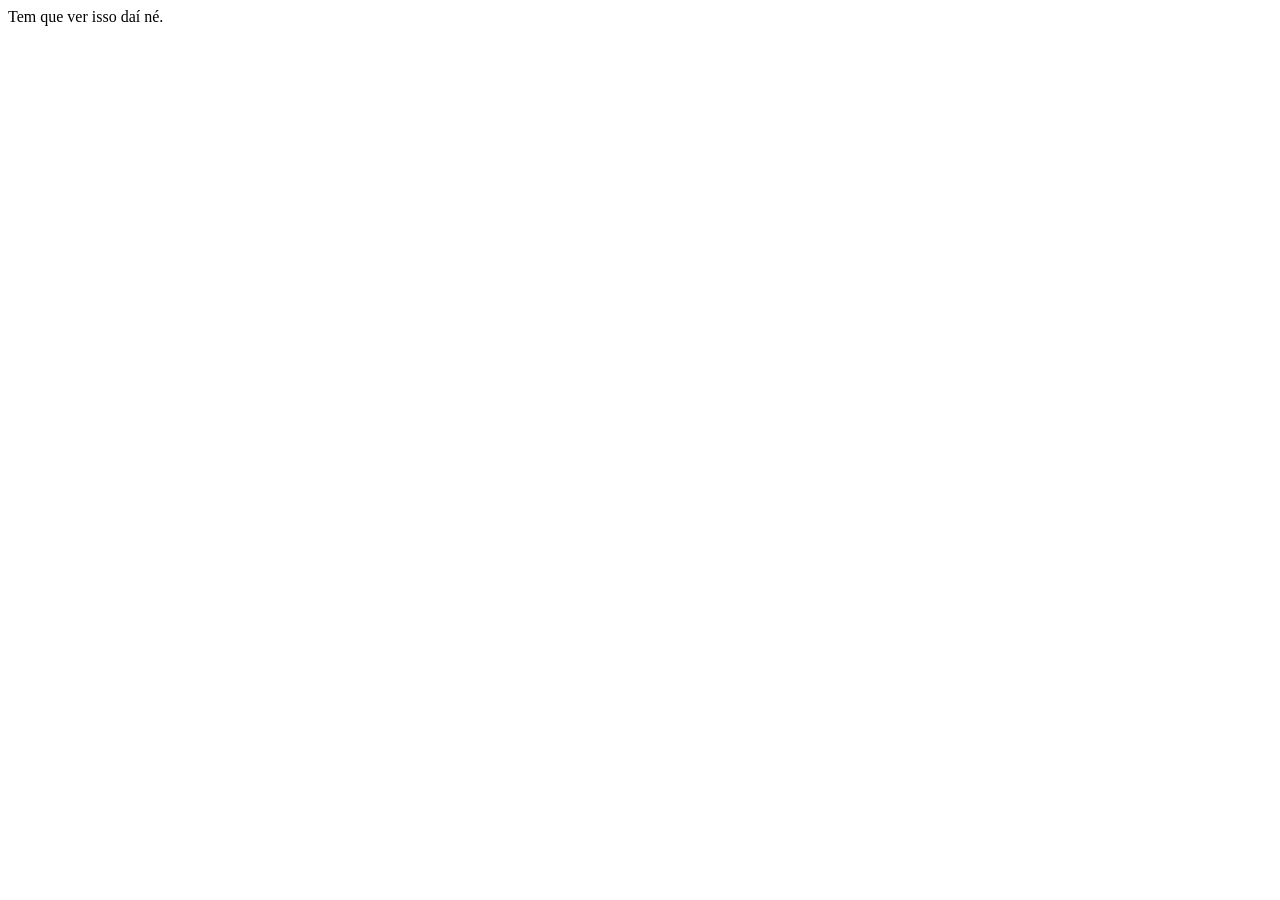
<file: pages/termos.html>
<!DOCTYPE html>
<html lang="en">
<head>
    <meta charset="UTF-8">
    <meta name="viewport" content="width=device-width, initial-scale=1.0">
    <title>Termos</title>
</head>
<body>
    Tem que ver isso daí né.
</body>
</html>
</file>
<file: assets/css/index.css>
@import url('../css/global.css');

/* --- Tokens locais da landing page -------------------------- */
:root {
  --cor-azul-claro:   #8fa8f0;
  --cor-azul-fundo-2: #f7faff;
  --fonte-display:  serif;
  --fonte-corpo:   'Inter', sans-serif;
}

body {
  display: flex;
  flex-direction: column;
  min-height: 100vh;
  font-family: var(--fonte-corpo);
}
 
/* --- Barra de navegação ------------------------------------ */
.nav-bar {
  position: fixed;
  top: 0;
  width: 100%;
  max-height: 80px;
  height: 100%;
  display: flex;
  flex-direction: row;
  align-items: center;
  background-color: var(--cor-fundo-navbar);
  border-bottom: 1px solid var(--cor-borda);
  z-index: 100;
}

.logo {
  margin-left: 20px;
}

.nav-btns {
  margin-left: auto;
  margin-right: 5px;
  display: flex;
  flex-direction: row-reverse;
  padding: 5px;
  gap: 5px;
}

.nav-btns button {
  padding: 5px;
  border-radius: var(--raio-botao);
  font-weight: bold;
  font-size: 0.9rem;
  width: 90px;
  height: 40px;
  cursor: pointer;
  transition: letter-spacing var(--transicao-media),
              box-shadow var(--transicao-media),
              width var(--transicao-media);
  display: flex;
  align-items: center;
  justify-content: center;
  box-shadow: 1px 1px 4px -1px var(--cor-sombra);
}

.nav-btns button:hover {
  letter-spacing: 0.5px;
  text-decoration: underline;
  box-shadow: 1px 1px 5px -1px var(--cor-sombra);
  width: 95px;
}

.btn-entrar {
  border: none;
  background-color: var(--cor-branco);
}

.btn-cadastrar {
  border: none;
  background-color: var(--cor-primaria);
  color: var(--cor-branco);
}

/* --- Conteúdo principal ------------------------------------ */
.main {
  display: block;
  margin-top: 80px;
}
 
/* --- Reveal (fade sutil ao rolar) --------------------------- */
.reveal {
  opacity: 0;
  transform: translateY(14px);
  transition: opacity 0.7s ease, transform 0.7s ease;
}
 
.reveal.is-visible {
  opacity: 1;
  transform: translateY(0);
}
 
@media (prefers-reduced-motion: reduce) {
  .reveal {
    opacity: 1;
    transform: none;
    transition: none;
  }
}
 
/* --- Hero ----------------------------------------------------- */
.hero {
  display: flex;
  align-items: center;
  justify-content: space-between;
  gap: 40px;
  max-width: 1180px;
  margin: 0 auto;
  padding: 80px 40px 60px;
}
 
.hero-text {
  flex: 1 1 460px;
  max-width: 540px;
}
 
.hero-text h1 {
  font-family: var(--fonte-display);
  font-weight: 600;
  font-size: clamp(2.1rem, 4vw, 3.2rem);
  line-height: 1.15;
  color: var(--cor-texto);
  margin-bottom: 20px;
}
 
.hero-highlight {
  color: var(--cor-primaria);
  font-style: italic;
}
 
.hero-text p {
  font-size: 1.05rem;
  line-height: 1.6;
  color: var(--cor-texto-suave);
  margin-bottom: 32px;
  max-width: 440px;
}
 
.hero-art {
  flex: 1 1 420px;
  max-width: 480px;
}
 
.hero-art svg {
  width: 100%;
  height: auto;
}
 
.btn-cta {
  border: none;
  background-color: var(--cor-primaria);
  color: var(--cor-branco);
  font-family: var(--fonte-corpo);
  font-weight: 600;
  font-size: 1rem;
  padding: 14px 30px;
  border-radius: var(--raio-botao);
  cursor: pointer;
  box-shadow: 0 6px 16px -6px var(--cor-sombra);
  transition: background-color var(--transicao-rapida),
              transform var(--transicao-rapida);
}
 
.btn-cta:hover {
  background-color: var(--cor-primaria-hover);
  transform: translateY(-2px);
}
 
/* --- Como funciona ------------------------------------------- */
.how-section {
  max-width: 1180px;
  margin: 0 auto;
  padding: 50px 40px 70px;
}
 
.how-section h2 {
  font-family: var(--fonte-display);
  font-weight: 600;
  font-size: clamp(1.6rem, 2.6vw, 2.1rem);
  text-align: center;
  margin-bottom: 44px;
  color: var(--cor-texto);
}
 
.how-grid {
  display: grid;
  grid-template-columns: repeat(3, 1fr);
  gap: 28px;
}
 
.how-card {
  background-color: var(--cor-azul-fundo-2);
  border-radius: var(--raio-card);
  padding: 36px 28px;
  text-align: center;
  transition: transform var(--transicao-media);
}
 
.how-card:hover {
  transform: translateY(-6px);
}
 
.how-art {
  width: 110px;
  height: 96px;
  margin: 0 auto 18px;
}
 
.how-card h3 {
  font-family: var(--fonte-display);
  font-weight: 600;
  font-size: 1.15rem;
  margin-bottom: 10px;
  color: var(--cor-texto);
}

.how-card svg, .who-card svg {
  background-color: var(--cor-card); 
  border-radius: 100%;
  width: 100px;
  height: 100px;
}
 
.how-card p {
  font-size: 0.92rem;
  line-height: 1.55;
  color: var(--cor-texto-suave);
}
 
/* --- Para quem é ----------------------------------------------- */
.who-section {
  max-width: 1180px;
  margin: 0 auto;
  padding: 30px 40px 80px;
  display: grid;
  grid-template-columns: 1fr 1fr;
  gap: 28px;
  align-items: stretch;
}
 
.who-card {
  background-color: var(--cor-branco);
  border: 1px solid var(--cor-borda);
  border-radius: var(--raio-card);
  padding: 32px 36px;
  display: flex;
  flex-direction: row;
  align-items: center;
  gap: 22px;
}
 
.who-art {
  width: 96px;
  height: 80px;
  flex-shrink: 0;
}
 
.who-card h3 {
  font-family: var(--fonte-display);
  font-weight: 600;
  font-size: 1.2rem;
  margin-bottom: 8px;
  color: var(--cor-texto);
}
 
.who-card p {
  font-size: 0.92rem;
  line-height: 1.55;
  color: var(--cor-texto-suave);
}
 
/* --- CTA final --------------------------------------------------- */
.cta-section {
  max-width: 720px;
  margin: 0 auto;
  padding: 20px 40px 100px;
  text-align: center;
}
 
.cta-section h2 {
  font-family: var(--fonte-display);
  font-weight: 600;
  font-size: clamp(1.5rem, 2.4vw, 2rem);
  color: var(--cor-texto);
  margin-bottom: 10px;
}
 
.cta-section p {
  color: var(--cor-texto-suave);
  margin-bottom: 26px;
}
 
/* --- Rodapé ------------------------------------------------ */
footer {
  margin-top: auto;
  background-color: var(--cor-footer);
  color: var(--cor-branco);
  padding: 30px 20px;
}
 
.footer-content {
  max-width: 1180px;
  margin: 0 auto;
  text-align: center;
}
 
.footer-content p {
  font-size: 0.85rem;
  line-height: 1.7;
  opacity: 0.85;
}
 
.footer-content p strong {
  opacity: 1;
}
</file>
<file: assets/css/navbar.css>
@import url('../css/global.css');

body {
  display: flex;
  flex-direction: row;
  height: 100vh;
}

/* --- Barra de navegação ------------------------------------------ */
.nav-bar {
  display: flex;
  flex-direction: column;
  width: 60%;
  max-width: 256px;
  background-color: var(--cor-fundo-navbar);
  border: 1px solid var(--cor-borda);
  overflow: hidden;
  transition: max-width var(--transicao-media), width var(--transicao-media);
}

.nav-bar.nav-fechada {
  max-width: 64px;
  width: 64px;
}

/* --- Cabeçalho da navbar ------------------------------------------ */
.nav-header {
  background-color: var(--cor-overlay);
  margin-bottom: 6px;
  padding: 4px;
  display: flex;
  flex-direction: row;
  width: 100%;
  height: 20%;
  max-height: 80px;
  overflow: hidden;
  color: var(--cor-texto);
  border: 1px solid var(--cor-borda);
  position: relative;
}

.nav-header div {
  display: flex;
  flex-direction: row;
  gap: 8px;
  width: fit-content;
  height: fit-content;
  margin: auto;
  font-size: 0.72rem;
  overflow: hidden;
}

.logo-img {
  width: 40px;
  padding: 4px;
  border-radius: var(--raio-botao);
  margin: auto;
  flex-shrink: 0;
  transition: opacity 0.2s ease;
}

.nav-fechada .logo-img {
  cursor: pointer;
}

.nav-fechada .nav-header button,
.nav-fechada .nav-header h2 {
  display: none;
}

.nav-fechada .logo-img:hover {
  opacity: 0;
}

.logo-hover-icon {
  display: none;
  position: absolute;
  left: 50%;
  top: 50%;
  transform: translate(-50%, -50%);
  pointer-events: none;
  color: var(--cor-primaria);
}

.nav-fechada .nav-header div:hover .logo-hover-icon {
  display: block;
}

.nav-header div h2 {
  margin: auto;
}

.nav-header button {
  max-width: 20%;
  width: fit-content;
  margin: auto;
  height: fit-content;
  display: flex;
  justify-content: center;
  align-items: center;
  border: none;
  border-radius: 5px;
  outline: none;
  background-color: transparent;
  transition: background-color var(--transicao-rapida);
  cursor: pointer;
}

.nav-header button:hover {
  background-color: var(--cor-sombra);
}

.nav-header button svg {
  width: 30px;
  height: 30px;
}

/* --- Botões da navbar ------------------------------------------ */
.nav-btns {
  display: flex;
  flex-direction: column;
  padding: 10px;
  gap: 8px;
}

.nav-btns button {
  border: none;
  background-color: transparent;
  padding: 4px;
  display: flex;
  flex-direction: row;
  gap: 8px;
  align-items: center;
  width: 100%;
  height: 42px;
  transition: background-color var(--transicao-rapida);
  font-size: 0.9rem;
  color: var(--cor-texto);
  border-radius: var(--raio-botao);
  padding-left: 10px;
  cursor: pointer;
}

.nav-btns button:hover {
  background-color: var(--cor-borda);
}

.nav-btns button.nav-btn-active {
  background-color: var(--cor-primaria-hover);
  color: var(--cor-branco);
}

.nav-fechada .nav-btns .btn-text {
  display: none;
}

.nav-fechada .nav-btns button {
  justify-content: center;
  padding-left: 4px;
}

/* --- Footer da navbar ------------------------------------------ */
.nav-footer {
  margin-top: auto;
  background-color: var(--cor-overlay);
  width: 100%;
  height: 10%;
  max-height: 80px;
  display: flex;
  flex-direction: row;
  align-items: center;
  gap: 4px;
  border: 1px solid var(--cor-borda);
  overflow: hidden;
}

.user-img {
  width: 45px;
  border-radius: 100%;
  border: 1px solid var(--cor-borda);
  background-color: var(--cor-sombra);
  margin-left: 10px;
  flex-shrink: 0;
}

.nav-footer div {
  display: flex;
  flex-direction: column;
  width: 60%;
  height: 80%;
  justify-content: center;
  margin-left: 8px;
  overflow: hidden;
}

.user-name {
  color: var(--cor-texto);
  font-size: 0.9rem;
}

.user-formacao {
  color: var(--cor-texto-suave);
  font-size: 0.7rem;
}

.nav-footer button {
  width: fit-content;
  margin-left: auto;
  margin-right: 20px;
  height: fit-content;
  display: flex;
  justify-content: center;
  align-items: center;
  border: none;
  outline: none;
  background-color: transparent;
  transition: color var(--transicao-rapida);
  color: var(--cor-texto-suave);
  cursor: pointer;
}

.nav-footer button:hover {
  color: var(--cor-texto);
}

.nav-footer button svg {
  width: 20px;
  height: 20px;
}

.nav-fechada .nav-footer div,
.nav-fechada .nav-footer button {
  display: none;
}

.nav-fechada .nav-footer {
  justify-content: center;
}

.nav-fechada .user-img {
  margin-left: 0;
}
</file>
<file: assets/css/cadastro.css>
@import url('../css/global.css');

body {
  display: flex;
  flex-direction: column;
}

/* --- Card central ------------------------------------------ */
.card {
  display: flex;
  flex-direction: column;
  max-width: 500px;
  width: 70%;
  margin: auto;
  background-color: var(--cor-card);
  border: 1px solid var(--cor-borda);
  border-radius: var(--raio-card);
  overflow: hidden;
}

.card-header {
  display: flex;
  flex-direction: row;
  align-items: center;
  max-height: 80px;
  padding: 10px;
  background-color: var(--cor-overlay);
}

/* --- Botão voltar ------------------------------------------ */
.btn-voltar {
  background-color: transparent;
  border: none;
  padding: 5px;
  margin: auto 40px;
  font-size: 1.5rem;
  width: 50px;
  height: 50px;
  transition: transform var(--transicao-rapida);
  cursor: pointer;
  display: flex;
  align-items: center;
  justify-content: center;
}

.btn-voltar:hover {
  transform: scale(1.1);
}

/* --- Logo --------------------------------------------------- */
.logo {
  margin: auto 40px auto auto;
}

/* --- Formulário -------------------------------------------- */
form {
  padding: 40px;
  display: flex;
  flex-direction: column;
  gap: 15px;
}

/* Label flutuante */
.campo {
  position: relative;
  width: 100%;
  min-height: 60px;
  display: flex;
  flex-direction: column;
}

.campo label {
  padding: 0px 0px 4px 10px;
  color: var(--cor-texto-suave);
}

.campo input {
  width: 100%;
  height: 40px;
  border: 1px solid black;
  border-radius: var(--raio-botao);
  padding: 10px;
  font-size: 1rem;
  outline: none;
}

.campo input:hover, .campo input:focus {
  box-shadow: 1px 2px black;
}

.input-senha {
  position: relative;
}

.input-senha input {
  width: 100%;
  padding-right: 40px; /* espaço para o ícone */
}

/* --- Botão mostrar/ocultar senha --------------------------- */
.toggle-senha {
  width: 20px;
  height: 20px;
  position: absolute;
  right: 10px;
  top: 50%;
  transform: translateY(-50%);
  background-color: transparent;
  border: none;
  cursor: pointer;
  color: var(--cor-texto-suave);
  transition: color var(--transicao-rapida);
}

.toggle-senha:hover {
  color: var(--cor-texto);
}

.toggle-senha svg {
  width: 20px;
  height: 20px;
  pointer-events: none;
}

/* --- Força da Senha ---------------------------------------- */
.forca-senha {
  display: flex;
  flex-direction: column;
  gap: 6px;
  display: none;
}

.barra {
  width: 100%;
  height: 8px;
  background-color: #ddd;
  border-radius: 999px;
  overflow: hidden;
}

.progresso {
  width: 0%;
  height: 100%;
  transition: width 0.3s ease;
  border-radius: inherit;
}

.texto-forca {
  font-size: 0.9rem;
  color: var(--cor-texto-suave);
  margin: 4px;
}

/* --- Botão de envio ---------------------------------------- */
.btn-cadastrar {
  margin-top: 8px;
  padding: 12px;
  border: none;
  border-radius: var(--raio-botao);
  background-color: var(--cor-primaria);
  color: var(--cor-branco);
  font-size: 1rem;
  font-weight: bold;
  cursor: pointer;
  transition: background-color var(--transicao-rapida);
}

.btn-cadastrar:hover {
  background-color: var(--cor-primaria-hover);
}

/* --- Aviso de erro ----------------------------------------- */
.erro {
  color: var(--cor-erro);
  font-size: 0.9rem;
  margin-top: 4px;
  display: none;
}

/* --- Rodapé do card ---------------------------------------- */
.card-footer {
  padding: 30px 40px;
  background-color: var(--cor-sombra);
  font-size: 0.9rem;
  text-align: center;
  color: var(--cor-texto-suave);
}
</file>
<file: assets/css/login.css>
@import url('../css/global.css');

body {
  display: flex;
  flex-direction: column;
}

/* --- Card central ------------------------------------------ */
.card {
  display: flex;
  flex-direction: column;
  max-width: 500px;
  width: 70%;
  margin: auto;
  background-color: var(--cor-card);
  border: 1px solid var(--cor-borda);
  border-radius: var(--raio-card);
  overflow: hidden;
}

.card-header {
  display: flex;
  flex-direction: row;
  align-items: center;
  max-height: 80px;
  padding: 10px;
  background-color: var(--cor-overlay);
}

/* --- Botão voltar ------------------------------------------ */
.btn-voltar {
  background-color: transparent;
  border: none;
  padding: 5px;
  margin: auto 40px;
  font-size: 1.5rem;
  width: 50px;
  height: 50px;
  transition: transform var(--transicao-rapida);
  cursor: pointer;
  display: flex;
  align-items: center;
  justify-content: center;
}

.btn-voltar:hover {
  transform: scale(1.1);
}

/* --- Logo --------------------------------------------------- */
.logo {
  margin: auto 40px auto auto;
}

/* --- Formulário -------------------------------------------- */
form {
  padding: 40px;
  display: flex;
  flex-direction: column;
  gap: 15px;
}

.campo {
  position: relative;
  width: 100%;
  min-height: 60px;
  display: flex;
  flex-direction: column;
}

.campo label {
  padding: 0px 0px 4px 10px;
  color: var(--cor-texto-suave);
}

.campo input {
  width: 100%;
  height: 40px;
  border: 1px solid black;
  border-radius: var(--raio-botao);
  padding: 10px;
  font-size: 1rem;
  outline: none;
}

.campo input:hover, .campo input:focus {
  box-shadow: 1px 2px black;
}

.input-senha {
  position: relative;
}

.input-senha input {
  width: 100%;
  padding-right: 40px; /* espaço para o ícone */
}

/* --- Botão mostrar/ocultar senha --------------------------- */
.toggle-senha {
  width: 20px;
  height: 20px;
  position: absolute;
  right: 10px;
  top: 50%;
  transform: translateY(-50%);
  background-color: transparent;
  border: none;
  cursor: pointer;
  color: var(--cor-texto-suave);
  transition: color var(--transicao-rapida);
}

.toggle-senha:hover {
  color: var(--cor-texto);
}

.toggle-senha svg {
  width: 20px;
  height: 20px;
  pointer-events: none;
}

/* --- Botão de envio ---------------------------------------- */
.btn-entrar {
  margin-top: 8px;
  padding: 12px;
  border: none;
  border-radius: var(--raio-botao);
  background-color: var(--cor-primaria);
  color: var(--cor-branco);
  font-size: 1rem;
  font-weight: bold;
  cursor: pointer;
  transition: background-color var(--transicao-rapida);
}

.btn-entrar:hover {
  background-color: var(--cor-primaria-hover);
}

/* --- Aviso de erro ----------------------------------------- */
.erro {
  color: var(--cor-erro);
  font-size: 0.9rem;
  margin: 4px 0px 0px 10px;
  display: none;
}

/* --- Rodapé do card ---------------------------------------- */
.card-footer {
  padding: 30px 40px;
  background-color: var(--cor-sombra);
  font-size: 0.9rem;
  text-align: center;
  color: var(--cor-texto-suave);
}
</file>
